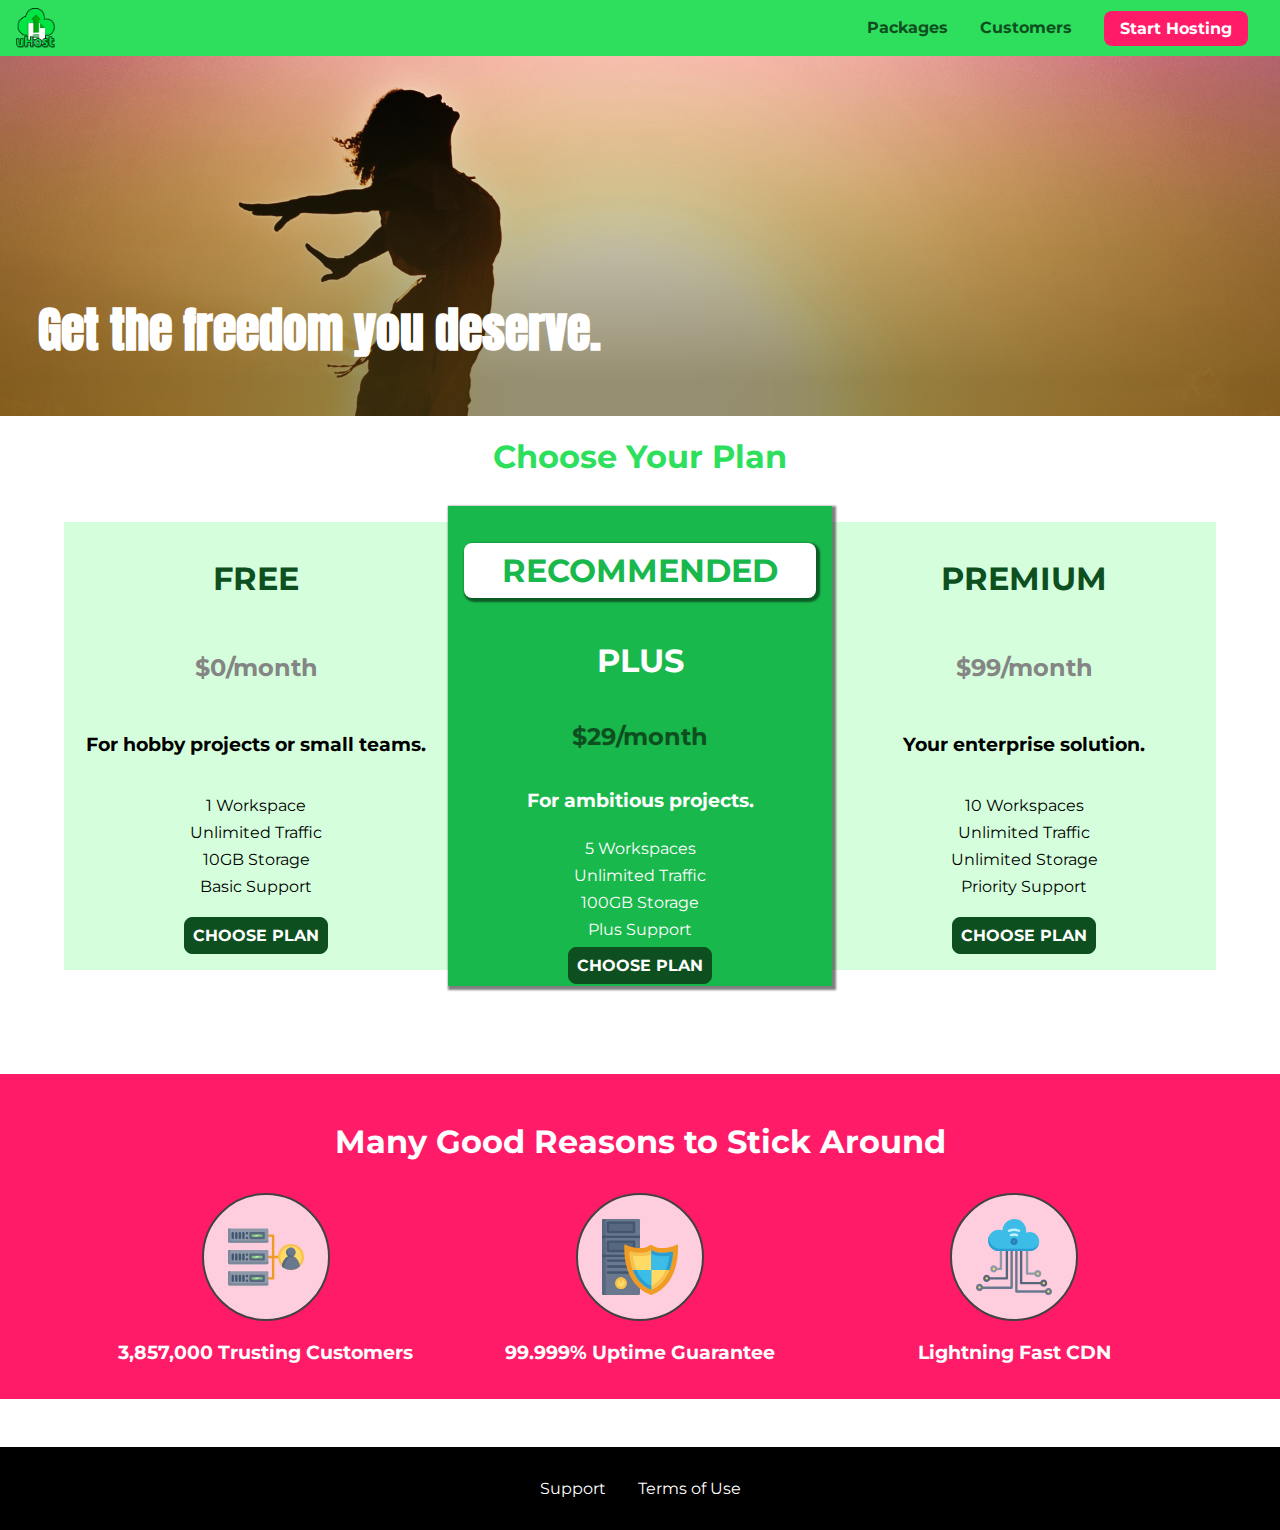
<file: index.html>
<!DOCTYPE html>
<html lang="en">
	<head>
		<meta charset="UTF-8" />
		<meta http-equiv="X-UA-Compatible" content="ie=edge" />
		<meta name="viewport" content="width = device-width, initial-scale = 1.0"/>
		<title>uHost</title>
		<link
			href="https://fonts.googleapis.com/css?family=Anton"
			rel="stylesheet"
		/>
		<link
			href="https://fonts.googleapis.com/css?family=Montserrat:400,700"
			rel="stylesheet"
		/>
		<link rel="stylesheet" href="shared.css"/>
		<link rel="stylesheet" href="main.css"/>
	</head>
	<body>
		<div class="backdrop"></div>
		<div class="modal">
			<h1 class="modal__title">Do you want to continue?</h1>
			<div class="modal__actions">
					<a href="start-hosting/index.html" class="modal__action">Yes!</a>
					<button class="modal__action modal__action--negative" type="button">No!</button>
			</div>
	</div>
		<header class="main-header">
			<div>
				<button class="toggle-button">
					<span class="toggle-button__bar"></span>
					<span class="toggle-button__bar"></span>
					<span class="toggle-button__bar"></span>
			</button>
				<a href="index.html" class="main-header__brand"> 
					<img src="images/uhost-icon.png" alt="uHost - Your favorite hosting company">	
				</a>
			</div>
			<nav class="main-nav">
				<ul class="main-nav__items">
					<li class="main-nav__item">
						<a href="packages/index.html">Packages</a>
					</li>
					<li class="main-nav__item">
						<a href="customers/index.html">Customers</a>
					</li>
					<li class="main-nav__item main-nav__item--cta">
						<a href="start-hosting/index.html">Start Hosting</a>
					</li>
				</ul>
			</nav>
		</header>
		<nav class="mobile-nav">
			<ul class="mobile-nav__items">
					<li class="mobile-nav__item">
							<a href="packages/index.html">Packages</a>
					</li>
					<li class="mobile-nav__item">
							<a href="customers/index.html">Customers</a>
					</li>
					<li class="mobile-nav__item mobile-nav__item--cta">
							<a href="start-hosting/index.html">Start Hosting</a>
					</li>
			</ul>
	</nav>
		<main>
			<section id="product-overview">
				<h1>Get the freedom you deserve.</h1>
			</section>
			<section id="plans">
				<h1 class="section-title">Choose Your Plan</h1>
				<div class="plan__list">
					<article class="plan">
						<h1 class="plan__title">FREE</h1>
						<h2 class="plan__price">$0/month</h2>
						<h3>For hobby projects or small teams.</h3>
						<ul class="plan__features">
							<li class="plan__feature">1 Workspace</li>
							<li class="plan__feature">Unlimited Traffic</li>
							<li class="plan__feature">10GB Storage</li>
							<li class="plan__feature">Basic Support</li>
						</ul>
						<div>
							<button class="button">CHOOSE PLAN</button>
						</div>
					</article>
					<article class="plan plan--highlighted">
						<h1 class="plan__annotation">RECOMMENDED</h1>
						<h1 class="plan__title">PLUS</h1>
						<h2 class="plan__price">$29/month</h2>
						<h3>For ambitious projects.</h3>
						<ul class="plan__features">
							<li class="plan__feature">5 Workspaces</li>
							<li class="plan__feature">Unlimited Traffic</li>
							<li class="plan__feature">100GB Storage</li>
							<li class="plan__feature">Plus Support</li>
						</ul>
						<div>
							<button class="button">CHOOSE PLAN</button>
						</div>
					</article>
					<article class="plan">
						<h1 class="plan__title">PREMIUM</h1>
						<h2 class="plan__price">$99/month</h2>
						<h3>Your enterprise solution.</h3>
						<ul class="plan__features">
							<li class="plan__feature">10 Workspaces</li>
							<li class="plan__feature">Unlimited Traffic</li>
							<li class="plan__feature">Unlimited Storage</li>
							<li class="plan__feature">Priority Support</li>
						</ul>
						<div>
							<button class="button">CHOOSE PLAN</button>
						</div>
					</article>
				</div>
			</section>
			<section id="key-features">
				<h1 class="section-title">Many Good Reasons to Stick Around</h1>
				<ul class="key-feature__list">
					<li class="key-feature">
						<div class="key-feature__image">
							<svg viewBox="0 0 512 512">
								<path style="fill:#F09B24;" d="M344,248h-32V112c0-4.418-3.582-8-8-8h-40c-4.418,0-8,3.582-8,8s3.582,8,8,8h32v128h-32  c-4.418,0-8,3.582-8,8s3.582,8,8,8h32v128h-32c-4.418,0-8,3.582-8,8s3.582,8,8,8h40c4.418,0,8-3.582,8-8V264h32c4.418,0,8-3.582,8-8  S348.418,248,344,248z"
								/>
								<path style="fill:#8E9AA9;" d="M264,64H8c-4.418,0-8,3.582-8,8v80c0,4.418,3.582,8,8,8h256c4.418,0,8-3.582,8-8V72  C272,67.582,268.418,64,264,64z"
								/>
								<path style="fill:#7C899B;" d="M24,144c-4.418,0-8-3.582-8-8V64H8c-4.418,0-8,3.582-8,8v80c0,4.418,3.582,8,8,8h256  c4.418,0,8-3.582,8-8v-8H24z"
								/>
								<rect x="152" y="96" style="fill:#B8E3A8;" width="88" height="32" />
								<g>
										<polygon style="fill:#7EC97D;" points="152,96 152,128 166,128 198,96  " />
										<polygon style="fill:#7EC97D;" points="220,96 188,128 240,128 240,96  " />
								</g>
								<path style="fill:#56677E;" d="M240,136h-88c-4.418,0-8-3.582-8-8V96c0-4.418,3.582-8,8-8h88c4.418,0,8,3.582,8,8v32  C248,132.418,244.418,136,240,136z M160,120h72v-16h-72V120z"
								/>
								<g>
										<path style="fill:#435670;" d="M32,136c-4.418,0-8-3.582-8-8V96c0-4.418,3.582-8,8-8s8,3.582,8,8v32C40,132.418,36.418,136,32,136z   "
										/>
										<path style="fill:#435670;" d="M56,136c-4.418,0-8-3.582-8-8V96c0-4.418,3.582-8,8-8s8,3.582,8,8v32C64,132.418,60.418,136,56,136z   "
										/>
										<path style="fill:#435670;" d="M80,136c-4.418,0-8-3.582-8-8V96c0-4.418,3.582-8,8-8s8,3.582,8,8v32C88,132.418,84.418,136,80,136z   "
										/>
										<path style="fill:#435670;" d="M104,136c-4.418,0-8-3.582-8-8V96c0-4.418,3.582-8,8-8s8,3.582,8,8v32   C112,132.418,108.418,136,104,136z"
										/>
										<path style="fill:#435670;" d="M128,105c-4.418,0-8-3.582-8-8v-1c0-4.418,3.582-8,8-8s8,3.582,8,8v1   C136,101.418,132.418,105,128,105z"
										/>
										<path style="fill:#435670;" d="M128,136c-4.418,0-8-3.582-8-8v-1c0-4.418,3.582-8,8-8s8,3.582,8,8v1   C136,132.418,132.418,136,128,136z"
										/>
								</g>
								<path style="fill:#8E9AA9;" d="M264,208H8c-4.418,0-8,3.582-8,8v80c0,4.418,3.582,8,8,8h256c4.418,0,8-3.582,8-8v-80  C272,211.582,268.418,208,264,208z"
								/>
								<path style="fill:#7C899B;" d="M24,288c-4.418,0-8-3.582-8-8v-72H8c-4.418,0-8,3.582-8,8v80c0,4.418,3.582,8,8,8h256  c4.418,0,8-3.582,8-8v-8H24z"
								/>
								<rect x="152" y="240" style="fill:#B8E3A8;" width="88" height="32" />
								<g>
										<polygon style="fill:#7EC97D;" points="152,240 152,272 166,272 198,240  " />
										<polygon style="fill:#7EC97D;" points="220,240 188,272 240,272 240,240  " />
								</g>
								<path style="fill:#56677E;" d="M240,280h-88c-4.418,0-8-3.582-8-8v-32c0-4.418,3.582-8,8-8h88c4.418,0,8,3.582,8,8v32  C248,276.418,244.418,280,240,280z M160,264h72v-16h-72V264z"
								/>
								<g>
										<path style="fill:#435670;" d="M32,280c-4.418,0-8-3.582-8-8v-32c0-4.418,3.582-8,8-8s8,3.582,8,8v32C40,276.418,36.418,280,32,280   z"
										/>
										<path style="fill:#435670;" d="M56,280c-4.418,0-8-3.582-8-8v-32c0-4.418,3.582-8,8-8s8,3.582,8,8v32C64,276.418,60.418,280,56,280   z"
										/>
										<path style="fill:#435670;" d="M80,280c-4.418,0-8-3.582-8-8v-32c0-4.418,3.582-8,8-8s8,3.582,8,8v32C88,276.418,84.418,280,80,280   z"
										/>
										<path style="fill:#435670;" d="M104,280c-4.418,0-8-3.582-8-8v-32c0-4.418,3.582-8,8-8s8,3.582,8,8v32   C112,276.418,108.418,280,104,280z"
										/>
										<path style="fill:#435670;" d="M128,249c-4.418,0-8-3.582-8-8v-1c0-4.418,3.582-8,8-8s8,3.582,8,8v1   C136,245.418,132.418,249,128,249z"
										/>
										<path style="fill:#435670;" d="M128,280c-4.418,0-8-3.582-8-8v-1c0-4.418,3.582-8,8-8s8,3.582,8,8v1   C136,276.418,132.418,280,128,280z"
										/>
								</g>
								<path style="fill:#8E9AA9;" d="M264,352H8c-4.418,0-8,3.582-8,8v80c0,4.418,3.582,8,8,8h256c4.418,0,8-3.582,8-8v-80  C272,355.582,268.418,352,264,352z"
								/>
								<path style="fill:#7C899B;" d="M24,432c-4.418,0-8-3.582-8-8v-72H8c-4.418,0-8,3.582-8,8v80c0,4.418,3.582,8,8,8h256  c4.418,0,8-3.582,8-8v-8H24z"
								/>
								<rect x="152" y="384" style="fill:#B8E3A8;" width="88" height="32" />
								<g>
										<polygon style="fill:#7EC97D;" points="152,384 152,416 166,416 198,384  " />
										<polygon style="fill:#7EC97D;" points="220,384 188,416 240,416 240,384  " />
								</g>
								<path style="fill:#56677E;" d="M240,424h-88c-4.418,0-8-3.582-8-8v-32c0-4.418,3.582-8,8-8h88c4.418,0,8,3.582,8,8v32  C248,420.418,244.418,424,240,424z M160,408h72v-16h-72V408z"
								/>
								<g>
										<path style="fill:#435670;" d="M32,424c-4.418,0-8-3.582-8-8v-32c0-4.418,3.582-8,8-8s8,3.582,8,8v32C40,420.418,36.418,424,32,424   z"
										/>
										<path style="fill:#435670;" d="M56,424c-4.418,0-8-3.582-8-8v-32c0-4.418,3.582-8,8-8s8,3.582,8,8v32C64,420.418,60.418,424,56,424   z"
										/>
										<path style="fill:#435670;" d="M80,424c-4.418,0-8-3.582-8-8v-32c0-4.418,3.582-8,8-8s8,3.582,8,8v32C88,420.418,84.418,424,80,424   z"
										/>
										<path style="fill:#435670;" d="M104,424c-4.418,0-8-3.582-8-8v-32c0-4.418,3.582-8,8-8s8,3.582,8,8v32   C112,420.418,108.418,424,104,424z"
										/>
										<path style="fill:#435670;" d="M128,393c-4.418,0-8-3.582-8-8v-1c0-4.418,3.582-8,8-8s8,3.582,8,8v1   C136,389.418,132.418,393,128,393z"
										/>
										<path style="fill:#435670;" d="M128,424c-4.418,0-8-3.582-8-8v-1c0-4.418,3.582-8,8-8s8,3.582,8,8v1   C136,420.418,132.418,424,128,424z"
										/>
								</g>
								<path style="fill:#F7C14D;" d="M424,168c-48.523,0-88,39.477-88,88s39.477,88,88,88s88-39.477,88-88S472.523,168,424,168z" />
								<path style="fill:#FFDB66;" d="M424,184c-39.701,0-72,32.299-72,72s32.299,72,72,72s72-32.299,72-72S463.701,184,424,184z" />
								<path style="fill:#69788D;" d="M484.893,314.16C476.393,274.588,451.922,248,424,248s-52.393,26.588-60.893,66.16  c-0.605,2.82,0.354,5.749,2.511,7.664C381.731,336.124,402.465,344,424,344s42.269-7.876,58.381-22.176  C484.539,319.909,485.498,316.98,484.893,314.16z"
								/>
								<path style="fill:#56677E;" d="M434.053,249.171C430.768,248.403,427.411,248,424,248c-27.922,0-52.393,26.588-60.893,66.16  c-0.605,2.82,0.354,5.749,2.511,7.664c3.383,3.002,6.979,5.703,10.734,8.125C384.904,286.243,407.373,255.378,434.053,249.171z"
								/>
								<path style="fill:#69788D;" d="M424,192c-17.645,0-32,14.355-32,32s14.355,32,32,32s32-14.355,32-32S441.645,192,424,192z" />
								<path style="fill:#56677E;" d="M432,248c-17.645,0-32-14.355-32-32c0-6.783,2.128-13.076,5.742-18.258  C397.444,203.53,392,213.138,392,224c0,17.645,14.355,32,32,32c10.862,0,20.471-5.444,26.258-13.742  C445.076,245.872,438.783,248,432,248z"
								/>

						</svg>

						</div>
						<p class="key-feature__description">3,857,000 Trusting Customers</p>
					</li>
					<li class="key-feature">
						<div class="key-feature__image">
							<svg viewBox="0 0 512 512">
								<path style="fill:#69788D;" d="M248,0H8C3.582,0,0,3.582,0,8v496c0,4.418,3.582,8,8,8h240c4.418,0,8-3.582,8-8V8  C256,3.582,252.418,0,248,0z"
								/>
								<path style="fill:#56677E;" d="M24,504V8c0-4.418,3.582-8,8-8H8C3.582,0,0,3.582,0,8v496c0,4.418,3.582,8,8,8h24  C27.582,512,24,508.418,24,504z"
								/>
								<g>
										<rect x="0" y="112" style="fill:#435670;" width="256" height="16" />
										<rect x="0" y="240" style="fill:#435670;" width="256" height="16" />
								</g>
								<path style="fill:#F7C14D;" d="M128,392c-22.056,0-40,17.944-40,40s17.944,40,40,40s40-17.944,40-40S150.056,392,128,392z" />
								<path style="fill:#FFDB66;" d="M128,408c-13.233,0-24,10.767-24,24s10.767,24,24,24s24-10.767,24-24S141.233,408,128,408z" />
								<path style="fill:#F7C14D;" d="M128,392c-2.739,0-5.414,0.278-8,0.805V424c0,4.418,3.582,8,8,8c4.418,0,8-3.582,8-8v-31.195  C133.414,392.278,130.739,392,128,392z"
								/>
								<g>
										<path style="fill:#435670;" d="M216,288H40c-4.418,0-8-3.582-8-8s3.582-8,8-8h176c4.418,0,8,3.582,8,8S220.418,288,216,288z"
										/>
										<path style="fill:#435670;" d="M216,328H40c-4.418,0-8-3.582-8-8s3.582-8,8-8h176c4.418,0,8,3.582,8,8S220.418,328,216,328z"
										/>
										<path style="fill:#435670;" d="M216,368H40c-4.418,0-8-3.582-8-8s3.582-8,8-8h176c4.418,0,8,3.582,8,8S220.418,368,216,368z"
										/>
										<path style="fill:#435670;" d="M216,16H40c-4.418,0-8,3.582-8,8v64c0,4.418,3.582,8,8,8h176c4.418,0,8-3.582,8-8V24   C224,19.582,220.418,16,216,16z"
										/>
								</g>
								<rect x="48" y="32" style="fill:#56677E;" width="160" height="48" />
								<path style="fill:#435670;" d="M216,144H40c-4.418,0-8,3.582-8,8v64c0,4.418,3.582,8,8,8h176c4.418,0,8-3.582,8-8v-64  C224,147.582,220.418,144,216,144z"
								/>
								<rect x="48" y="160" style="fill:#56677E;" width="160" height="48" />
								<path style="fill:#F09B24;" d="M511.747,180.237c-0.194-6.537-8.107-10.107-13.135-5.894c-5.6,4.693-42.904,21.282-98.514,21.282  c-33.45,0-64.625-20.999-64.929-21.206c-2.9-1.991-6.764-1.85-9.512,0.346c-2.677,2.135-27.201,20.86-63.793,20.86  c-55.607,0-92.914-16.589-98.515-21.282c-5.028-4.211-12.941-0.645-13.135,5.894c-1.634,54.834,4.655,105.941,18.693,151.903  c12.096,39.604,29.759,74.047,52.497,102.373c27.538,34.304,62.743,59.882,104.66,76.045c3.069,1.918,6.757,1.921,9.83,0  c41.917-16.163,77.122-41.741,104.66-76.045c22.738-28.326,40.401-62.77,52.497-102.373  C507.092,286.179,513.381,235.071,511.747,180.237z"
								/>
								<path style="fill:#F7C14D;" d="M476.21,221.226c-1.953-1.631-4.568-2.235-7.036-1.628c-21.686,5.327-44.926,8.028-69.075,8.028  c-25.926,0-49.633-8.975-64.955-16.504c-2.307-1.134-5.016-1.091-7.284,0.116c-14.059,7.477-36.919,16.388-65.994,16.388  c-24.153,0-47.394-2.701-69.075-8.028c-5.155-1.268-10.221,2.966-9.894,8.261c2.077,33.693,7.668,65.635,16.616,94.935  c22.774,74.565,66.139,126.334,128.888,153.868c2.032,0.891,4.397,0.891,6.43,0c61.777-27.107,104.716-78.876,127.62-153.868  c8.948-29.3,14.539-61.241,16.616-94.935C479.224,225.319,478.163,222.856,476.21,221.226z"
								/>
								<path style="fill:#FFDB66;" d="M331.609,451.727c-52.604-25.289-89.304-70.987-109.144-135.944  c-6.532-21.39-11.162-44.336-13.82-68.447c17.133,2.852,34.952,4.291,53.22,4.291c29.394,0,53.376-7.793,69.978-15.561  c17.44,7.736,41.656,15.561,68.256,15.561c18.267,0,36.085-1.439,53.219-4.291c-2.659,24.112-7.288,47.06-13.82,68.448  C419.545,381.108,383.27,426.805,331.609,451.727z"
								/>
								<g>
										<path style="fill:#2C9DD4;" d="M479.066,227.858c0.157-2.539-0.903-5.002-2.856-6.633s-4.568-2.235-7.036-1.628   c-21.686,5.327-44.926,8.028-69.075,8.028c-25.926,0-49.633-8.975-64.955-16.504c-1.057-0.52-2.2-0.78-3.345-0.806l-0.072,133.351   h123.601c2.556-6.746,4.933-13.702,7.123-20.874C471.398,293.493,476.989,261.552,479.066,227.858z"
										/>
										<path style="fill:#2C9DD4;" d="M206.658,343.667c24.153,63.42,65.028,108.108,121.743,132.995c1.031,0.452,2.147,0.673,3.263,0.666   l0.063-133.661H206.658z"
										/>
								</g>
								<g>
										<path style="fill:#3CBDE8;" d="M439.497,315.783c6.532-21.389,11.161-44.336,13.82-68.448c-17.134,2.852-34.952,4.291-53.219,4.291   c-26.6,0-50.815-7.824-68.256-15.561l-0.116,107.601h97.758C433.179,334.807,436.524,325.518,439.497,315.783z"
										/>
										<path style="fill:#3CBDE8;" d="M232.523,343.667c21.144,50.298,54.363,86.56,99.087,108.06l0.117-108.06H232.523z" />
								</g>
						</svg>
						</div>
						<p class="key-feature__description">99.999% Uptime Guarantee</p>
					</li>
					<li class="key-feature">
						<div class="key-feature__image">
							<svg viewBox="0 0 512 512">
								<path style="fill:#8E9AA9;" d="M168,200c-4.418,0-8,3.582-8,8v120h-17.376c-3.302-9.311-12.194-16-22.624-16  c-13.234,0-24,10.767-24,24s10.766,24,24,24c10.429,0,19.321-6.689,22.624-16H168c4.418,0,8-3.582,8-8V208  C176,203.582,172.418,200,168,200z"
								/>
								<path style="fill:#FFDB66;" d="M120,328c-4.411,0-8,3.589-8,8s3.589,8,8,8s8-3.589,8-8S124.411,328,120,328z" />
								<path style="fill:#56677E;" d="M208,200c-4.418,0-8,3.582-8,8v184H94.624C91.322,382.689,82.43,376,72,376  c-13.234,0-24,10.767-24,24s10.766,24,24,24c10.429,0,19.321-6.689,22.624-16H208c4.418,0,8-3.582,8-8V208  C216,203.582,212.418,200,208,200z"
								/>
								<path style="fill:#FFDB66;" d="M72,392c-4.411,0-8,3.589-8,8s3.589,8,8,8s8-3.589,8-8S76.411,392,72,392z" />
								<path style="fill:#69788D;" d="M240,208c-4.418,0-8,3.582-8,8v239H47.24c-2.671-10.34-12.078-18-23.24-18c-13.234,0-24,10.767-24,24  s10.766,24,24,24c9.666,0,18.009-5.747,21.809-14H240c4.418,0,8-3.582,8-8V216C248,211.582,244.418,208,240,208z"
								/>
								<path style="fill:#FFDB66;" d="M24,453c-4.411,0-8,3.589-8,8s3.589,8,8,8s8-3.589,8-8S28.411,453,24,453z" />
								<path style="fill:#69788D;" d="M488,464c-10.429,0-19.321,6.689-22.624,16H280V208c0-4.418-3.582-8-8-8s-8,3.582-8,8v280  c0,4.418,3.582,8,8,8h193.376c3.302,9.311,12.194,16,22.624,16c13.234,0,24-10.767,24-24S501.234,464,488,464z"
								/>
								<path style="fill:#FFDB66;" d="M488,480c-4.411,0-8,3.589-8,8s3.589,8,8,8s8-3.589,8-8S492.411,480,488,480z" />
								<path style="fill:#56677E;" d="M456,408c-10.429,0-19.321,6.689-22.624,16H312V208c0-4.418-3.582-8-8-8s-8,3.582-8,8v224  c0,4.418,3.582,8,8,8h129.376c3.302,9.311,12.194,16,22.624,16c13.234,0,24-10.767,24-24S469.234,408,456,408z"
								/>
								<path style="fill:#FFDB66;" d="M456,424c-4.411,0-8,3.589-8,8s3.589,8,8,8s8-3.589,8-8S460.411,424,456,424z" />
								<path style="fill:#8E9AA9;" d="M416,344c-10.429,0-19.321,6.689-22.624,16H352V208c0-4.418-3.582-8-8-8s-8,3.582-8,8v160  c0,4.418,3.582,8,8,8h49.376c3.302,9.311,12.194,16,22.624,16c13.234,0,24-10.767,24-24S429.234,344,416,344z"
								/>
								<path style="fill:#FFDB66;" d="M416,360c-4.411,0-8,3.589-8,8s3.589,8,8,8s8-3.589,8-8S420.411,360,416,360z" />
								<path style="fill:#3CBDE8;" d="M362,88c-8.741,0-17.231,1.751-25.06,5.085C337.646,88.797,338,84.43,338,80  c0-44.112-35.888-80-80-80c-42.823,0-77.895,33.816-79.909,76.149C170.393,73.415,162.244,72,154,72c-39.701,0-72,32.299-72,72  s32.299,72,72,72h208c35.29,0,64-28.71,64-64S397.29,88,362,88z"
								/>
								<path style="fill:#2C9DD4;" d="M368,200H160c-39.701,0-72-32.299-72-72c0-5.863,0.721-11.559,2.05-17.019  C84.918,120.88,82,132.102,82,144c0,39.701,32.299,72,72,72h208c30.389,0,55.88-21.296,62.379-49.743  C413.565,186.327,392.352,200,368,200z"
								/>
								<path style="fill:#2A7DB5;" d="M256,128c-13.234,0-24,10.767-24,24s10.766,24,24,24c13.233,0,24-10.767,24-24S269.233,128,256,128z"
								/>
								<path style="fill:#2C9DD4;" d="M256,144c-4.411,0-8,3.589-8,8s3.589,8,8,8c4.411,0,8-3.589,8-8S260.411,144,256,144z" />
								<g>
										<path style="fill:#C5F1FA;" d="M221.755,87.695c-2.994,0-5.864-1.688-7.233-4.572c-1.894-3.991-0.194-8.763,3.798-10.657   C230.157,66.849,242.834,64,256,64c13.166,0,25.844,2.849,37.68,8.466c3.992,1.895,5.692,6.666,3.798,10.657   s-6.666,5.692-10.657,3.798C277.144,82.328,266.774,80,256,80c-10.774,0-21.144,2.328-30.821,6.921   C224.072,87.446,222.904,87.695,221.755,87.695z"
										/>
										<path style="fill:#C5F1FA;" d="M276.545,116.618c-1.148,0-2.316-0.249-3.424-0.774C267.745,113.293,261.985,112,256,112   c-5.985,0-11.745,1.293-17.121,3.844c-3.991,1.895-8.763,0.192-10.657-3.798c-1.894-3.992-0.193-8.764,3.798-10.657   C239.557,97.813,247.625,96,256,96c8.376,0,16.444,1.813,23.98,5.389c3.991,1.894,5.692,6.665,3.798,10.657   C282.41,114.93,279.539,116.618,276.545,116.618z"
										/>
								</g>

						</svg>
						</div>
						<p class="key-feature__description">Lightning Fast CDN</p>
					</li>
				</ul>
			</section>
		</main>
		<footer class="main-footer">
			<nav>
				<ul class="main-footer__links">
					<li class="main-footer__link">
						<a href="#">Support</a>
					</li>
					<li class="main-footer__link">
						<a href="#">Terms of Use</a>
					</li>
				</ul>
			</nav>
		</footer>
		<script src="shared.js"></script>
	</body>
</html>
</file>
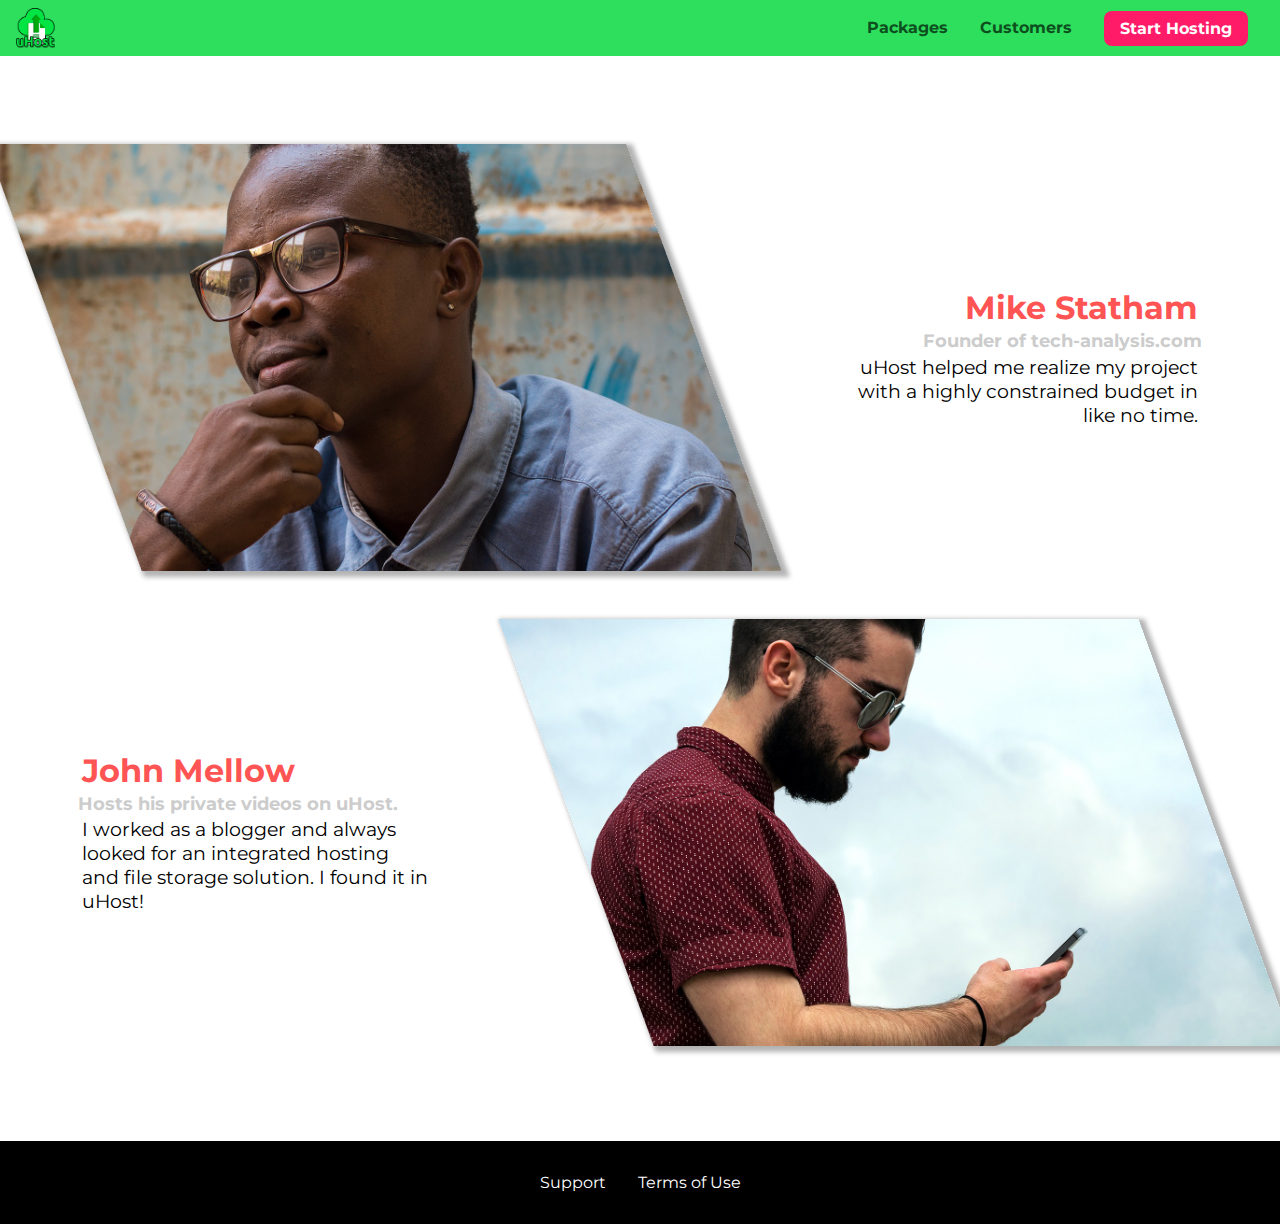
<file: customers/index.html>
<!DOCTYPE html>
<html lang="en">

<head>
    <meta charset="UTF-8">
    <meta name="viewport" content="width=device-width, initial-scale=1.0">
    <meta http-equiv="X-UA-Compatible" content="ie=edge">
    <title>uHost Customers</title>
    <link rel="shortcut icon" href="../favicon.png">
    <link rel="stylesheet" href="../shared.css">
    <link rel="stylesheet" href="customers.css">
</head>

<body>
    <div class="backdrop"></div>
    <header class="main-header">
        <div>
            <button class="toggle-button">
                <span class="toggle-button__bar"></span>
                <span class="toggle-button__bar"></span>
                <span class="toggle-button__bar"></span>
            </button>
            <a href="../index.html" class="main-header__brand">
                <img src="../images/uhost-icon.png" alt="uHost - Your favorite hosting company">
            </a>
        </div>
        <nav class="main-nav">
            <ul class="main-nav__items">
                <li class="main-nav__item">
                    <a href="../packages/index.html">Packages</a>
                </li>
                <li class="main-nav__item">
                    <a href="index.html">Customers</a>
                </li>
                <li class="main-nav__item main-nav__item--cta">
                    <a href="../start-hosting/index.html">Start Hosting</a>
                </li>
            </ul>
        </nav>
    </header>
    <nav class="mobile-nav">
        <ul class="mobile-nav__items">
            <li class="mobile-nav__item">
                <a href="../packages/index.html">Packages</a>
            </li>
            <li class="mobile-nav__item">
                <a href="index.html">Customers</a>
            </li>
            <li class="mobile-nav__item mobile-nav__item--cta">
                <a href="../start-hosting/index.html">Start Hosting</a>
            </li>
        </ul>
    </nav>
    <main>
        <div>
            <div class="testimonial" id="customer-1">
                <div class="testimonial__image-container">
                    <img src="../images/customer-1.jpg" alt="Mike Statham - Customer" class="testimonial__image">
                </div>
                <div class="testimonial__info">
                    <h1 class="testimonial__name">Mike Statham</h1>
                    <h2 class="testimonial__subtitle">Founder of
                        <a href="tech-analysis.com">tech-analysis.com</a>
                    </h2>
                    <p class="testimonial__text">uHost helped me realize my project with a highly constrained budget in like no time.</p>
                </div>
            </div>
            <div class="testimonial" id="customer-2">

                <div class="testimonial__info">
                    <h1 class="testimonial__name">John Mellow</h1>
                    <h2 class="testimonial__subtitle">Hosts his private videos on uHost.
                    </h2>
                    <p class="testimonial__text">I worked as a blogger and always looked for an integrated hosting and file storage solution. I found
                        it in uHost!
                    </p>
                </div>
                <div class="testimonial__image-container">
                    <img src="../images/customer-2.jpg" alt="John Mellow - Customer" class="testimonial__image">
                </div>
            </div>
        </div>
    </main>
    <footer class="main-footer">
        <nav>
            <ul class="main-footer__links">
                <li class="main-footer__link">
                    <a href="#">Support</a>
                </li>
                <li class="main-footer__link">
                    <a href="#">Terms of Use</a>
                </li>
            </ul>
        </nav>
    </footer>
    <script src="../shared.js"></script>
</body>

</html>
</file>
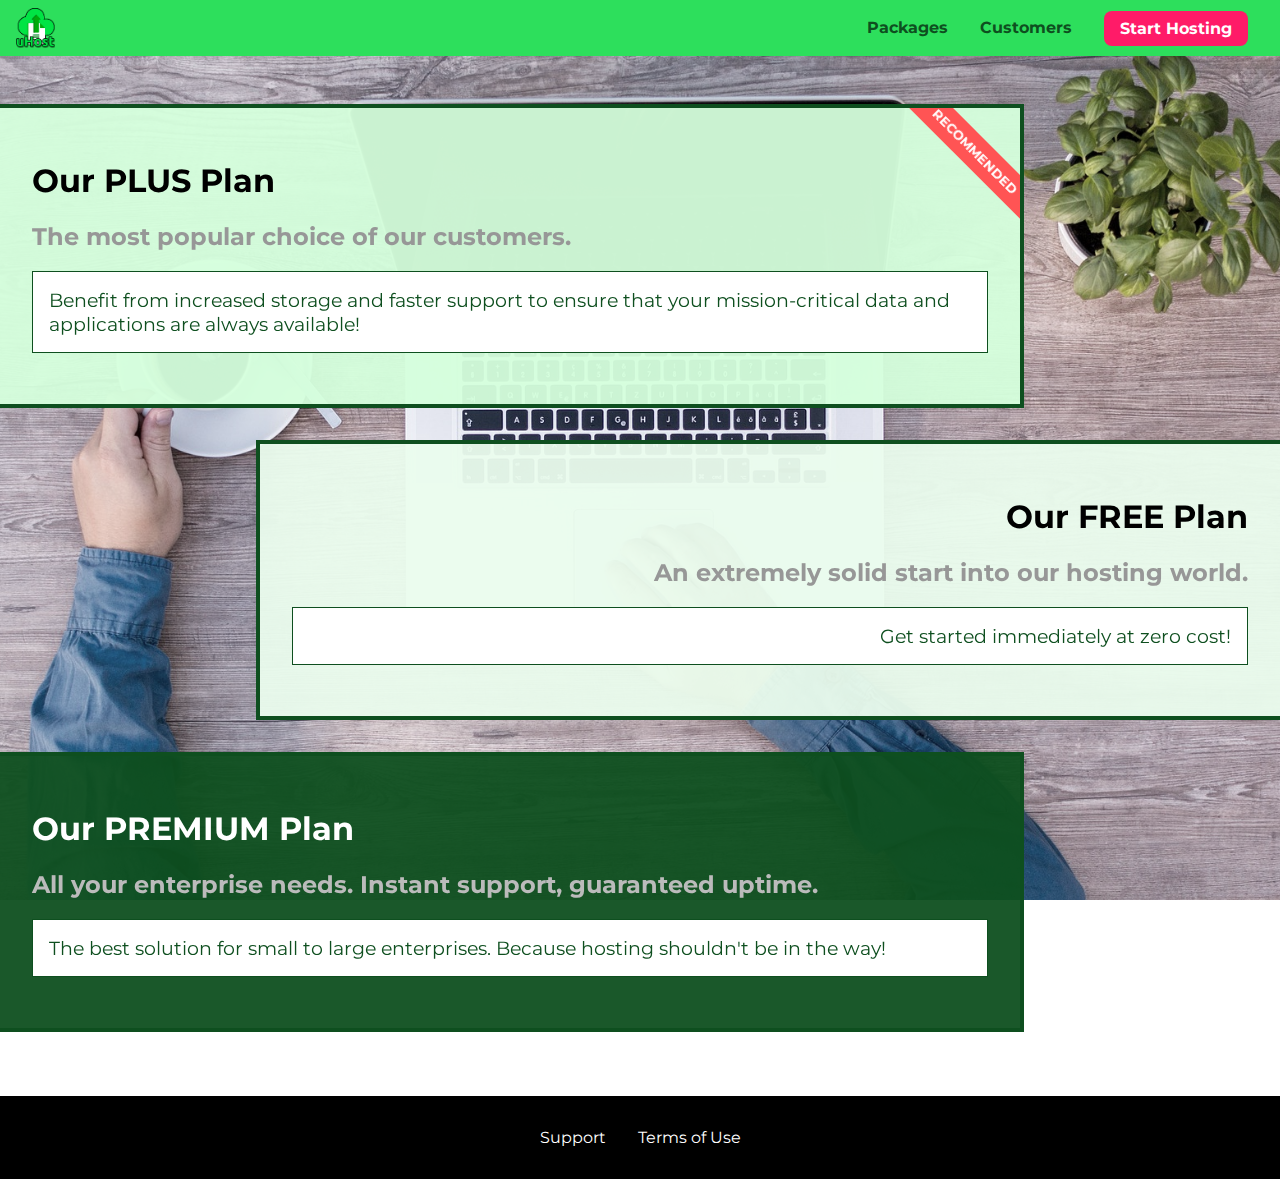
<file: packages/index.html>
<!DOCTYPE html>
<html lang="en">

<head>
    <meta charset="UTF-8">
    <meta http-equiv="X-UA-Compatible" content="ie=edge">
    <meta name="viewport" content="width=device-width, initial-scale=1.0">
    <title>uHost</title>
    <link rel="shortcut icon" href="../favicon.png">
    <link rel="stylesheet" href="../shared.css">
    <link rel="stylesheet" href="packages.css">
</head>

<body>
    <div class="backdrop"></div>
    <div class="background"></div>
    <header class="main-header">
        <div>
            <button class="toggle-button">
                <span class="toggle-button__bar"></span>
                <span class="toggle-button__bar"></span>
                <span class="toggle-button__bar"></span>
            </button>
            <a href="../index.html" class="main-header__brand">
                <img src="../images/uhost-icon.png" alt="uHost - Your favorite hosting company">
            </a>
        </div>
        <nav class="main-nav">
            <ul class="main-nav__items">
                <li class="main-nav__item">
                    <a href="index.html">Packages</a>
                </li>
                <li class="main-nav__item">
                    <a href="../customers/index.html">Customers</a>
                </li>
                <li class="main-nav__item main-nav__item--cta">
                    <a href="../start-hosting/index.html">Start Hosting</a>
                </li>
            </ul>
        </nav>
    </header>
    <nav class="mobile-nav">
        <ul class="mobile-nav__items">
            <li class="mobile-nav__item">
                <a href="index.html">Packages</a>
            </li>
            <li class="mobile-nav__item">
                <a href="../customers/index.html">Customers</a>
            </li>
            <li class="mobile-nav__item mobile-nav__item--cta">
                <a href="../start-hosting/index.html">Start Hosting</a>
            </li>
        </ul>
    </nav>
    <main>
        <section class="package" id="plus">
            <a href="#">
                <h1 class="package__title">Our PLUS Plan</h1>
                <h2 class="package__badge">RECOMMENDED</h2>
                <h2 class="package__subtitle">The most popular choice of our customers.</h2>
                <p class="package__info">Benefit from increased storage and faster support to ensure that your mission-critical data and applications
                    are always available!</p>
            </a>
        </section>
        <section class="package" id="free">
            <a href="#">
                <h1 class="package__title">Our FREE Plan</h1>
                <h2 class="package__subtitle">An extremely solid start into our hosting world.</h2>
                <p class="package__info">Get started immediately at zero cost!</p>
            </a>
        </section>
        <div class="clearfix"></div>
        <section class="package" id="premium">
            <a href="#">
                <h1 class="package__title">Our PREMIUM Plan</h1>
                <h2 class="package__subtitle">All your enterprise needs. Instant support, guaranteed uptime. </h2>
                <p class="package__info">The best solution for small to large enterprises. Because hosting shouldn't be in the way!</p>
            </a>
        </section>
    </main>
    <footer class="main-footer">
        <nav>
            <ul class="main-footer__links">
                <li class="main-footer__link">
                    <a href="#">Support</a>
                </li>
                <li class="main-footer__link">
                    <a href="#">Terms of Use</a>
                </li>
            </ul>
        </nav>
    </footer>
    <script src="../shared.js"></script>
</body>

</html>
</file>
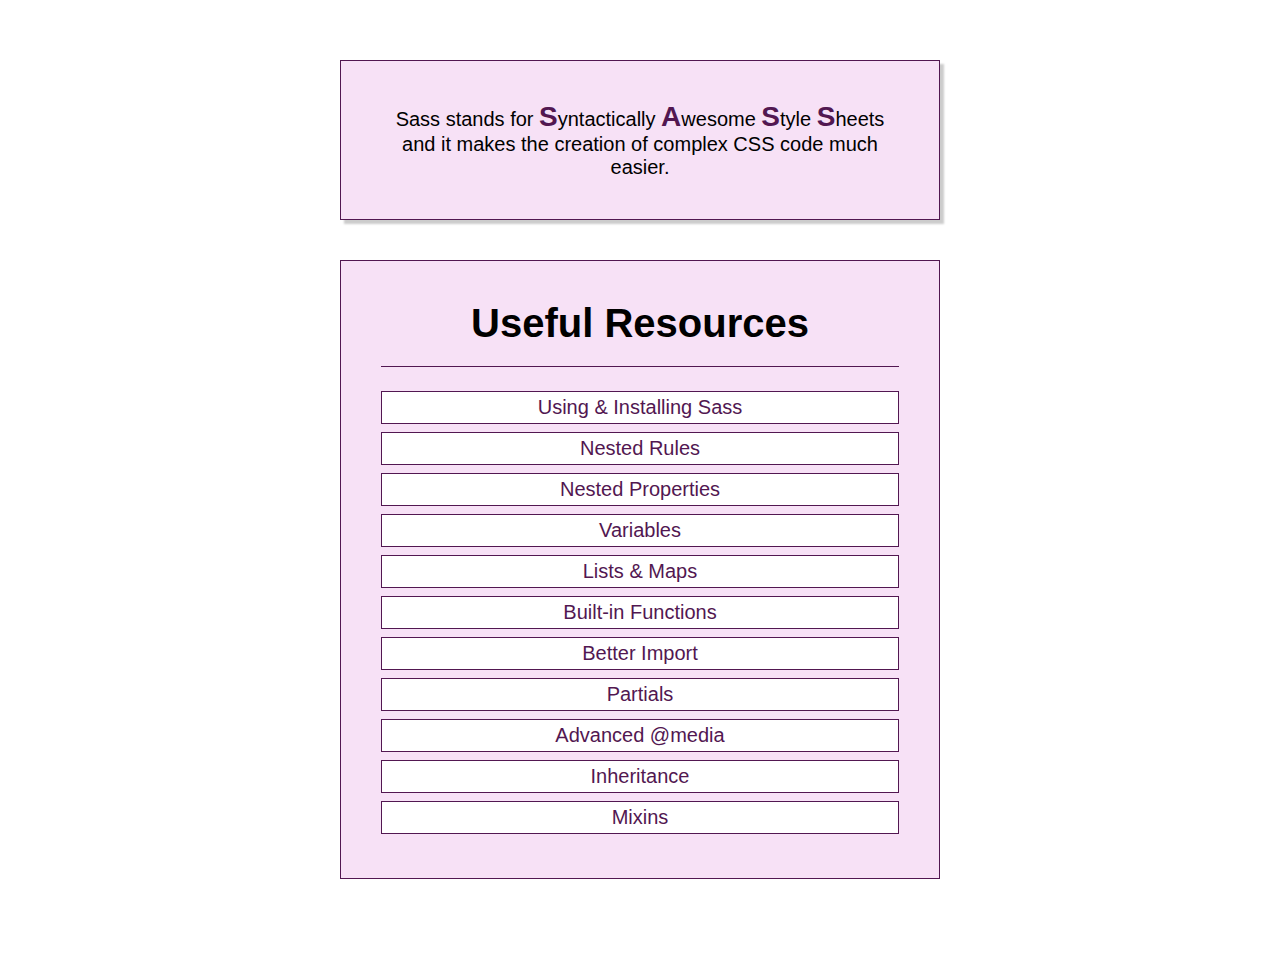
<file: sass practice/index.html>
<!DOCTYPE html>
<html lang="en">

<head>
    <meta charset="UTF-8">
    <meta name="viewport" content="width=device-width, initial-scale=1.0">
    <meta http-equiv="X-UA-Compatible" content="ie=edge">
    <title>CSS Course</title>
    <link rel="stylesheet" href="main.css">
</head>

<body>
    <div class="container">
        <section class="sass-introduction">
            <p>Sass stands for
                <span class="char-highlight">S</span>yntactically
                <span class="char-highlight">A</span>wesome
                <span class="char-highlight">S</span>tyle
                <span class="char-highlight">S</span>heets and it makes the creation of complex CSS code much easier.</p>
        </section>
        <section class="sass-details">
            <header class="section-header">
                <h1>Useful Resources</h1>
            </header>
            <ul class="documentation-links">
                <li>
                    <a class="documentation-link link-important" href="https://sass-lang.com/documentation/file.SASS_REFERENCE.html#using_sass">Using &amp; Installing Sass</a>
                </li>
                <li>
                    <a class="documentation-link" href="https://sass-lang.com/documentation/file.SASS_REFERENCE.html#nested_rules">Nested Rules</a>
                </li>
                <li>
                    <a class="documentation-link" href="https://sass-lang.com/documentation/file.SASS_REFERENCE.html#nested_properties">Nested Properties</a>
                </li>
                <li>
                    <a class="documentation-link" href="https://sass-lang.com/documentation/file.SASS_REFERENCE.html#variables_">Variables</a>
                </li>
                <li>
                    <a class="documentation-link" href="https://sass-lang.com/documentation/file.SASS_REFERENCE.html#lists">Lists &amp; Maps</a>
                </li>
                <li>
                    <a class="documentation-link" href="https://sass-lang.com/documentation/Sass/Script/Functions.html">Built-in Functions</a>
                </li>
                <li>
                    <a class="documentation-link" href="https://sass-lang.com/documentation/file.SASS_REFERENCE.html#import">Better Import</a>
                </li>
                <li>
                    <a class="documentation-link" href="https://sass-lang.com/documentation/file.SASS_REFERENCE.html#partials">Partials</a>
                </li>
                <li>
                    <a class="documentation-link" href="https://sass-lang.com/documentation/file.SASS_REFERENCE.html#media">Advanced @media</a>
                </li>
                <li>
                    <a class="documentation-link" href="https://sass-lang.com/documentation/file.SASS_REFERENCE.html#extend">Inheritance</a>
                </li>
                <li>
                    <a class="documentation-link" href="https://sass-lang.com/documentation/file.SASS_REFERENCE.html#defining_a_mixin">Mixins</a>
                </li>
            </ul>
        </section>
    </div>
</body>

</html>
</file>
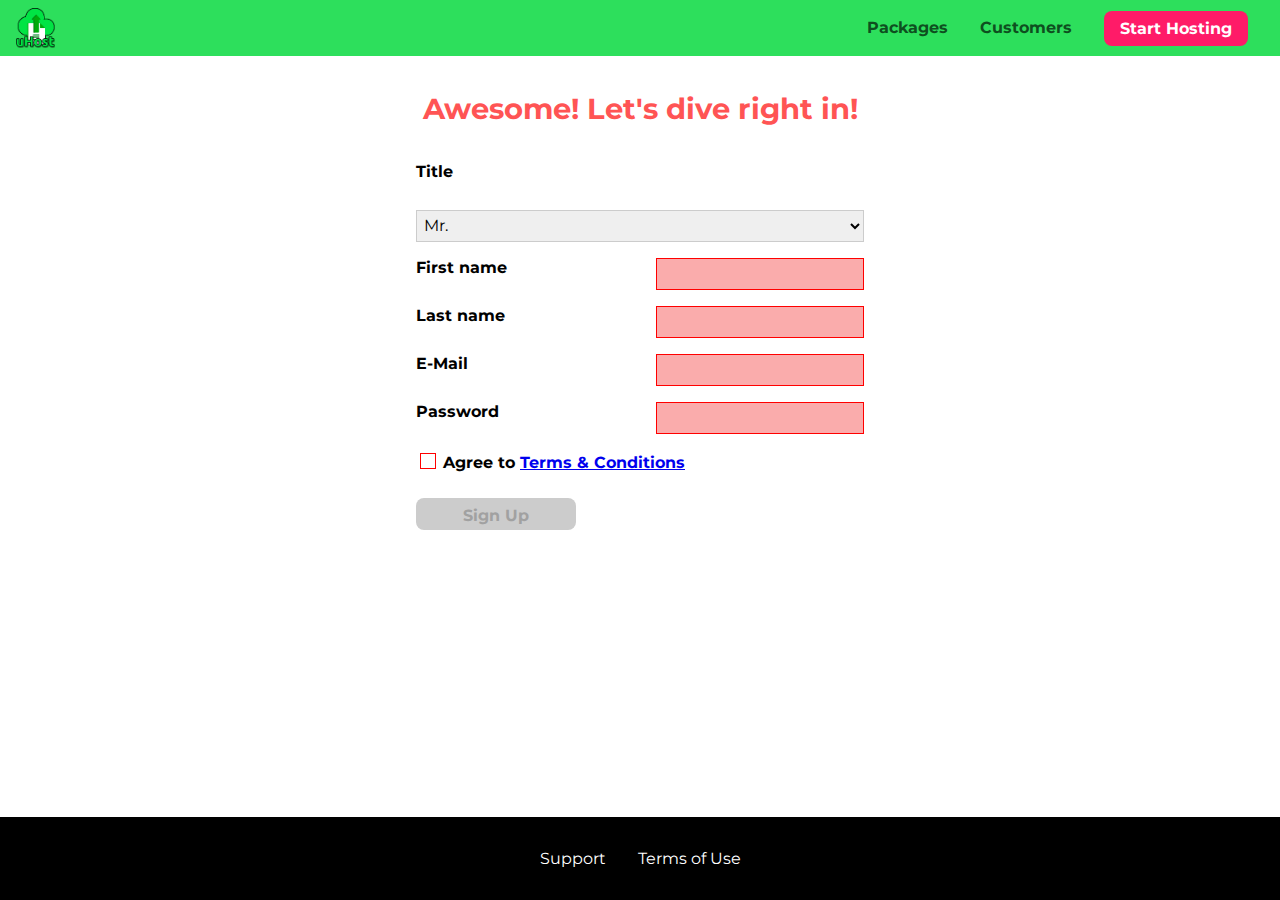
<file: start-hosting/index.html>
<!DOCTYPE html>
<html lang="en">
	<head>
		<meta charset="UTF-8" />
		<meta name="viewport" content="width=device-width, initial-scale=1.0" />
		<meta http-equiv="X-UA-Compatible" content="ie=edge" />
		<title>uHost Signup</title>
		<link rel="shortcut icon" href="../images/favicon.png" />
		<link
			href="https://fonts.googleapis.com/css?family=Anton|Montserrat:400,700"
			rel="stylesheet"
		/>
		<link rel="stylesheet" href="../shared.css" />
		<link rel="stylesheet" href="start-hosting.css" />
	</head>

	<body>
		<div class="backdrop"></div>
		<header class="main-header">
			<div>
				<button class="toggle-button">
					<span class="toggle-button__bar"></span>
					<span class="toggle-button__bar"></span>
					<span class="toggle-button__bar"></span>
				</button>
				<a href="../index.html" class="main-header__brand">
					<img
						src="../images/uhost-icon.png"
						alt="uHost - Your favorite hosting company"
					/>
				</a>
			</div>
			<nav class="main-nav">
				<ul class="main-nav__items">
					<li class="main-nav__item">
						<a href="../packages/index.html">Packages</a>
					</li>
					<li class="main-nav__item">
						<a href="../customers/index.html">Customers</a>
					</li>
					<li class="main-nav__item main-nav__item--cta">
						<a href="index.html">Start Hosting</a>
					</li>
				</ul>
			</nav>
		</header>
		<nav class="mobile-nav">
			<ul class="mobile-nav__items">
				<li class="mobile-nav__item">
					<a href="../packages/index.html">Packages</a>
				</li>
				<li class="mobile-nav__item">
					<a href="../customers/index.html">Customers</a>
				</li>
				s
				<li class="mobile-nav__item mobile-nav__item--cta">
					<a href="index.html">Start Hosting</a>
				</li>
			</ul>
		</nav>
		<main class="signup-page">
			<h1 class="signup-title">Awesome! Let's dive right in!</h1>
			<form action="index.html" class="signup-form">
				<label for="title">Title</label>
				<select id="title">
					<option value="mr">Mr.</option>
					<option value="ms">Ms.</option>
				</select>
				<label for="first-name">First name</label>
				<input type="text" id="first-name" required />
				<label for="last-name">Last name</label>
				<input type="text" id="last-name" required />
				<label for="email">E-Mail</label>
				<input type="email" id="email" required />
				<label for="password">Password</label>
				<input type="password" id="password" required />
				
				<div class="signup-form__checkbox">
                    <input type="checkbox" id="agree-terms" required />
					<label for="agree-terms"
						>Agree to
						<a href="#">Terms &amp; Conditions</a>
					</label>
                </div>
					<button type="submit" class="button" disabled>Sign Up</button>
				
			</form>
		</main>
		<footer class="main-footer">
			<nav>
				<ul class="main-footer__links">
					<li class="main-footer__link">
						<a href="#">Support</a>
					</li>
					<li class="main-footer__link">
						<a href="#">Terms of Use</a>
					</li>
				</ul>
			</nav>
		</footer>
		<script src="../shared.js"></script>
	</body>
</html>
</file>
<file: shared.css>
@import url('https://fonts.googleapis.com/css?family=Roboto:100,400,900');
@import url('https://fonts.googleapis.com/css?family=Anton');
@import url('https://fonts.googleapis.com/css?family=Montserrat:400,700');

:root {
  --dark-green: #0e4f1f;
  --highlight-color: #ff1b68;
}

* {
  box-sizing: border-box;
}

html {
  height: 100%;
}

body {
  font-family: "Montserrat", sans-serif;
  margin: 0;
  display: grid;
  grid-template-rows: 3.5rem auto fit-content(8rem);
  grid-template-areas: "header"
                       "main"
                       "footer";
  /* padding-top: 3.5rem; */
  height: 100%;
}

main {
  /* grid-row: 2 / 3; */
  grid-area: main;
}

.backdrop {
  display: none;
  position: fixed;
  opacity: 0;
  top: 0;
  left: 0;
  z-index: 100;
  width: 100vw;
  height: 100vh;
  background: rgba(0, 0, 0, 0.5);
  transition: opacity 0.2s linear;
}

.main-header {
  width: 100%;
  position: fixed;
  top: 0;
  left: 0;
  background: #2ddf5c;
  padding: 0.5rem 1rem;
  z-index: 60;
  display: flex;
  align-items: center;
  justify-content: space-between;
}

.toggle-button {
  width: 3rem;
  background: transparent;
  border: none;
  cursor: pointer;
  padding-top: 0;
  padding-bottom: 0;
  vertical-align: middle;
}

.toggle-button:focus {
  outline: none;
}

.toggle-button__bar {
  width: 100%;
  height: 0.2rem;
  background: black;
  display: block;
  margin: 0.6rem 0;
}

.main-header__brand {
  color: #0e4f1f;
  text-decoration: none;
  font-weight: bold;
  /* width: 20px; */
}

.main-header__brand img {
  height: 2.5rem;
  vertical-align: middle;
  /* width: 100%; */
}

.main-nav {
  display: none;
}

.main-nav__items {
  margin: 0;
  padding: 0;
  list-style: none;
  display: flex;
}

.main-nav__item {
  margin: 0 1rem;
}

.main-nav__item a,
.mobile-nav__item a {
  text-decoration: none;
  color: var(--dark-green);
  font-weight: bold;
  padding: 0.2rem 0;
}

.main-nav__item a:hover,
.main-nav__item a:active {
  color: white;
  border-bottom: 5px solid white;
}

.main-nav__item--cta {
  animation: wiggle 400ms 3s 8 ease-out none;
}

.main-nav__item--cta a,
.mobile-nav__item--cta a {
  color: white;
  background: var(--highlight-color);
  padding: 0.5rem 1rem;
  border-radius: 8px;
}

.main-nav__item--cta a:hover,
.main-nav__item--cta a:active,
.mobile-nav__item--cta a:hover,
.mobile-nav__item--cta a:active {
  color: var(--highlight-color);
  background: white;
  border: none;
}

@media (min-width: 40rem) {
  .toggle-button {
    display: none;
  }

  .main-nav {
    display: flex;
  }
}

.main-footer {
  background: black;
  padding: 2rem;
  margin-top: 3rem;
  /* grid-row: 3 / 4; */
  grid-area: footer;
}

.main-footer__links {
  list-style: none;
  margin: 0;
  padding: 0;
  display: flex;
  flex-direction: column;
  align-items: center;
}

.main-footer__link {
  margin: 0.5rem 0;
}

.main-footer__link a {
  color: white;
  text-decoration: none;
}

.main-footer__link a:hover,
.main-footer__link a:active {
  color: #ccc;
}

.mobile-nav {
  transform: translateX(-100%);
  position: fixed;
  z-index: 101;
  top: 0;
  left: 0;
  background: white;
  width: 80%;
  height: 100vh;
  transition: transform 300ms ease-out;
}

.mobile-nav__items {
  width: 90%;
  height: 100%;
  list-style: none;
  margin: 0 auto;
  padding: 0;
  display: flex;
  flex-direction: column;
  justify-content: center;
  align-items: center;
}

.mobile-nav__item {
  margin: 1rem 0;
}

.mobile-nav__item a {
  font-size: 1.5rem;
}

.button {
  background: var(--dark-green, #0e4f1f);
  color: white;
  font: inherit;
  border: 1.5px solid var(--dark-green);
  padding: 0.5rem;
  border-radius: 8px;
  font-weight: bold;
  cursor: pointer;
}

.button:hover,
.button:active {
  background: white;
  color: var(--dark-green);
}

.button:focus {
  outline: none;
}

.button[disabled] {
  cursor: not-allowed;
  border: #a1a1a1;
  background: #ccc;
  color: #a1a1a1;
} 

.open {
    display: block !important;
    opacity: 1 !important;
    transform: translateY(0) !important;
}

@media (min-width: 40rem) {
  .main-footer__link {
    margin: 0 1rem;
  }

  .main-footer__links {
    flex-direction: row;
    justify-content: center;
  }
}

@keyframes wiggle {
  0% {
    transform: rotateZ(0);
  }
  50% {
    transform: rotateZ(-10deg);
  }
  100% {
    transform: rotateZ(10deg);
  }
}
</file>
<file: main.css>
#product-overview {
	background: linear-gradient(to top, rgba(80, 68, 18, 0.6) 10%, transparent),
		url('images/freedom.jpg') center/cover no-repeat border-box, #ff1b68;
	/* background-image: url("freedom.jpg");
    background-size: cover;
    background-position: left 10% bottom 20%; */
	/* background-repeat: no-repeat;
    background-origin: border-box;
    background-clip: border-box; */
	/* background-image: linear-gradient(180deg, red 70%, blue 60%, rgba(0,0,0,0.5)); */
	/* background-image: radial-gradient(ellipse farthest-corner at 20% 50%, red, blue 70%, green); */
	width: 100vw;
	height: 33vh;
	/* border: 5px dashed red; */
	position: relative;
}

#product-overview h1 {
	color: white;
	font-family: 'Anton', sans-serif;
	position: absolute;
	bottom: 5%;
	left: 3%;
	font-size: 1.6rem;
}

@media (min-width: 40rem) and (min-height: 40rem){
	#product-overview {
		height: 40vh;
		background-position: 50% 25%;
	}

	#product-overview h1 {
		font-size: 3rem;
	}
}

.section-title {
	color: #2ddf5c;
	text-align: center;
}

/* .plan__list {
  width: 100%;
  text-align: center;
} */

.plan {
	background: #d5ffdc;
	text-align: center;
	padding: 1rem;
	margin: 0.5rem 0;
	width: 100%;
}

.plan--highlighted {
	background: #19b84c;
	color: white;
	/* box-shadow: 2px 2px 2px 2px rgba(0, 0, 0, 0.5); */
}

.plan__annotation {
	background: white;
	color: #19b84c;
	padding: 0.5rem;
	box-shadow: 2px 2px 2px 2px rgba(0, 0, 0, 0.5);
	border-radius: 8px;
}

.plan__title {
	color: #0e4f1f;
}

.plan__price {
	color: #858585;
}

.plan--highlighted .plan__title {
	color: white;
}

.plan--highlighted .plan__price {
	color: #0e4f1f;
}

.plan__features {
	list-style: none;
	margin: 0;
	padding: 0;
}

.plan__feature {
	margin: 0.5rem 0;
}

@media (min-width: 40rem) and (orientation: landscape){
	.plan__list {
		width: 100%;
		display: flex;
		justify-content: center;
		align-items: center;
	}
	.plan {
		width: 30%;
		min-width: 13rem;
		max-width: 25rem;
		display: flex;
		flex-direction: column;
		justify-content: space-between;
		height: 28rem;
	}
	.plan--highlighted {
		box-shadow: 2px 2px 2px 2px rgba(0, 0, 0, 0.5);
		height: 30rem;
		z-index: 50;
	}
}

#key-features {
	background: #ff1b68;
	margin-top: 5rem;
	padding: 1rem;
}

#key-features .section-title {
	color: white;
	margin: 2rem;
}

.key-feature__list {
	list-style: none;
	margin: 0;
	padding: 0;
	text-align: center;
}

.key-feature__image {
	background: #ffcede;
	width: 128px;
	height: 128px;
	border: 2px solid #424242;
	border-radius: 50%;
	margin: auto;
	padding: 1.5rem;
}

.key-feature__description {
	text-align: center;
	font-weight: bold;
	color: white;
	font-size: 1.2rem;
}
@media (min-width: 40rem) {
	.key-feature {
		width: 30%;
    max-width: 25rem;
	}
	.key-feature__list {
		display: flex;
		justify-content: center;
	}
}
/* h1 {
    font-family: sans-serif;
} */
.modal {
	position: fixed;
	opacity: 0;
	transform: translateY(-3rem);
	transition: opacity 200ms, transform 500ms cubic-bezier(0.55,0.055,0.675,0.19);
	z-index: 200;
	top: 20%;
	left: 30%;
	width: 40%;
	background: white;
	padding: 1rem;
	border: 1px solid #ccc;
	box-shadow: 1px 1px 1px rgba(0, 0, 0, 0.5);
}

.modal__title {
	text-align: center;
	margin: 0 0 1rem 0;
}

.modal__actions {
	text-align: center;
}

.modal__action {
	border: 1px solid #0e4f1f;
	background: #0e4f1f;
	text-decoration: none;
	color: white;
	font: inherit;
	padding: 0.5rem 1rem;
	cursor: pointer;
}

.modal__action:hover,
.modal__action:active {
	background: #2ddf5c;
	border-color: #2ddf5c;
}

.modal__action--negative {
	background: red;
	border-color: red;
}

.modal__action--negative:hover,
.modal__action--negative:active {
	background: #ff5454;
	border-color: #ff5454;
}
</file>
<file: customers/customers.css>
main {
  padding-top: 2.5rem;
}

.testimonial {
    font-size: 1.2rem;
  }
  
  /*.testimonial__list {
    width: 80%;
    margin: auto;
  }*/

  .testimonial__image-container {
    width: 60%;
    max-width: 40rem;
    box-shadow: 3px 3px 5px 3px rgba(0,0,0,0.3);
    transform: skew(20deg);
    overflow: hidden;
  }

  #customer-1:hover .testimonial__image-container {
    animation: flip-customer 1s ease-out forwards;
  }

  .testimonial__image {
    width: 100%;
    vertical-align: top;
    transform: skew(-20deg) scale(1.4);
  }
  
  .testimonial__info {
    text-align: right;
    padding: 0.9rem;
  }
  
  #customer-2.testimonial {
    text-align: right;
  }
  
  #customer-2 .testimonial__info {
    text-align: left;
  }
  
  .testimonial__name {
    margin: 0.2rem;
    color: #ff5454;
    font-size: 2rem;
  }
  
  .testimonial__subtitle {
    margin: 0;
    font-size: 1.1rem;
    color: #ccc;
  }
  
  .testimonial__subtitle a {
    color: inherit;
    text-decoration: none;
  }
  
  .testimonial__subtitle a:hover,
  .testimonial__subtitle a:active {
    color: #7a7a7a;
  }

  .testimonial__text {
    margin: 0.2rem;
  }

  @media (min-width: 40rem) {
    .testimonial {
      margin: 3rem auto;
      max-width: 1500px;
      display: flex;
      align-items: center;
      justify-content: space-around;
    }

    .testimonial__image-container {
      width: 66%;
    }

    .testimonial__info {
      width: 30%;
    }
  }

  @keyframes flip-customer {
    0% {
      transform: rotateY(0) skew(20deg);
    }
    50% {
      transform: rotateY(160deg) skew(20deg);
    }
    100% {
      transform: rotateY(360deg) skew(20deg);
    }
  }
</file>
<file: packages/packages.css>
@font-face {
	font-family: 'AnonymousPro';
	src:url('anonymousPro-Regular.ttf') format('truetype'); 
	
	/* url('anonymousPro-Regular.woff2') format('woff2'),
	url('anonymousPro-Regular.woff') format('woff'), */
			 
}
@font-face {
	font-family: 'AnonymousPro';
	src: url('anonymousPro-Bold.ttf') format('truetype');
	font-weight: 700;
}
main {
	padding-top: 2rem;
}

.background {
	background: url('../images/plans-background.jpg') center/cover;
	filter: grayscale(40%);
	width: 100vw;
	height: 100vh;
	position: fixed;
	z-index: -1;
}

.package {
	width: 80%;
	margin: 1rem 0;
	border: 4px solid #0e4f1f;
	border-left: none;
	position: relative;
	overflow: hidden;
}

.package:hover,
.package:active {
	box-shadow: 2px 2px 4px rgba(0, 0, 0, 0.5);
	border-color: #ff5454;
	/* border-color: #ff5454 !important; */
	animation: push-up 1s ease-out forwards;

}

.package a {
	text-decoration: none;
	color: inherit;
	display: block;
	padding: 2rem;
}

.package__badge {
	position: absolute;
	top: 0;
	right: 0;
	margin: 0;
	font-size: 0.8rem;
	color: white;
	background: #ff5454;
	padding: 0.5rem;
	transform: rotateZ(45deg) translateX(3.5rem) translateY(-1rem);
	transform-origin:  center;
	width: 12rem;
	text-align: center;
}

.package__subtitle {
	color: #979797;
}

.package__info {
	padding: 1rem;
	border: 1px solid #0e4f1f;
	font-size: 1.2rem;
	color: #0e4f1f;
	background: white;
	/* font-family: "Roboto",sans-serif; */
	/* font-family: 'AnonymousPro', sans-serif; */
	/* font-weight: 700; */
	/* font-weight: 900;
	font-style: italic; */
	/* font-style font-variant font-weight font-size/line-height font-family */
}

.clearfix {
	clear: both;
}

#plus {
	background: rgba(213, 255, 220, 0.95);
}

#free {
	background: rgba(234, 252, 237, 0.95);
	float: right;
	border-right: none;
	border-left: 4px solid #0e4f1f;
	text-align: right;
}

#free:hover,
#free:active {
	border-left-color: #ff5454;
}

#premium {
	background: rgba(14, 79, 31, 0.95);
}

#premium .package__title {
	color: white;
}

#premium .package__subtitle {
	color: #bbb;
}
@media (min-width: 40rem) {
	main {
		max-width: 1500px;
		margin-left: auto;
		margin-right: auto;
	}
}
@media (min-width: 1500px) {
	.package {
		border-left: 4px solid #0e4f1f;
	}
	#free {
		border-right: 4px solid #0e4f1f;
	}
	#free:hover,
	#free:active {
		border-right-color: #ff5454;
	}
}
@keyframes push-up{
	0% {
		transform: translateY(0);
	}
	33% {
		transform: translateY(-1.5rem);
	}
	100% {
		transform: translateY(-1rem);
	}
}
</file>
<file: sass practice/main.css>
.char-highlight {
  font-weight: bold;
  font-size: 1.4rem;
  color: #521751;
}

html {
  font-size: 94.75%;
}
@media (min-width: 40rem) {
  html {
    font-size: 125%;
  }
}

body {
  font-family: Arial, sans-serif;
  margin: 0;
}

.container {
  display: -webkit-box;
  display: -ms-flexbox;
  display: -webkit-flex;
  display: flex;
  flex-direction: column;
  flex-wrap: nowrap;
  align-items: center;
  padding: 3rem 0;
  box-sizing: border-box;
}

.sass-section, .sass-details, .sass-introduction {
  border: 0.05rem solid #521751;
  background: #f7e1f6;
  padding: 2rem;
  text-align: center;
  width: 90%;
  box-sizing: border-box;
}
@media (min-width: 40rem) {
  .sass-section, .sass-details, .sass-introduction {
    width: 30rem;
  }
}

.sass-introduction {
  box-shadow: 0.2rem 0.2rem 0.1rem #ccc;
}
.sass-introduction p {
  margin: 0;
}

.sass-details {
  margin: 2rem 0;
}

.section-header {
  border-bottom: 0.05rem solid #521751;
}
.section-header h1 {
  margin: 0 0 1rem 0;
}

.documentation-links {
  list-style: none;
  margin: 1rem 0 0 0;
  padding: 0;
  display: -webkit-box;
  display: -ms-flexbox;
  display: -webkit-flex;
  display: flex;
  flex-direction: column;
}
.documentation-links li {
  margin: 0.2rem 0;
  background: white;
}
.documentation-links .documentation-link {
  text-decoration: none;
  color: #521751;
  display: block;
  padding: 0.2rem;
  border: 0.05rem solid #521751;
}
.documentation-links .documentation-link:hover, .documentation-links .documentation-link:active {
  color: white;
  background: #fa923f;
  border-color: #fa923f;
}

/*# sourceMappingURL=main.css.map */
</file>
<file: start-hosting/start-hosting.css>
main {
	padding-top: 1rem;
}

.signup-title {
	text-align: center;
	font-size: 1.8rem;
	color: #ff5454;
}
.signup-form {
	padding: 1rem;
	display: grid;
	grid-auto-rows: 2rem;
	row-gap: 0.5rem;
}
.signup-form label {
	font-weight: bold;
}
.signup-form label,
.signup-form input,
.signup-form select {
	display: block;
	/* margin-top: 1rem; */
	width: 100%;
}

/* .signup-form input[type="chechbox"] */
/* *= 代表有包含的 */
.signup-form input[id*='terms'],
.signup-form input[id*='terms'] + label {
	display: inline-block;
	width: auto;
	vertical-align: bottom;
}
.signup-form input:focus,
.signup-form select:focus {
	outline: none;
	background: #d8f3df;
	border-color: #2ddf5c;
}
.signup-form input:not([type='checkbox']),
.signup-form select {
	border: 1px solid #ccc;
	padding: 0.2rem;
	font: inherit;
}
.signup-form input[type='checkbox'] {
	border: 1px solid #ccc;
	background: white;
	width: 1rem;
	height: 1rem;
	-webkit-appearance: none;
	-moz-appearance: none;
	appearance: none;
}
.signup-form input[type='checkbox']:checked {
	background: #2ddf5c;
	border: #0e4f1f;
}
.signup-form input.invalid,
.signup-form select.invalid,
.signup-form :invalid
{
  border-color: red !important;
  background: rgb(250, 172, 172);
}
.signup-form button[type='submit'] {
	display: block;
	/* margin-top: 1rem; */
}

@media (min-width: 40rem) {
	.signup-form {
		margin: auto;
		width: 30rem;
		grid-template-columns: 10rem auto;
		row-gap: 1rem;
		column-gap: 5rem;
	}
	.signup-form [id="title"] {
		grid-column: span 2;
	}
	.signup-form__checkbox{
		grid-column: span 2;
	}
}
</file>
